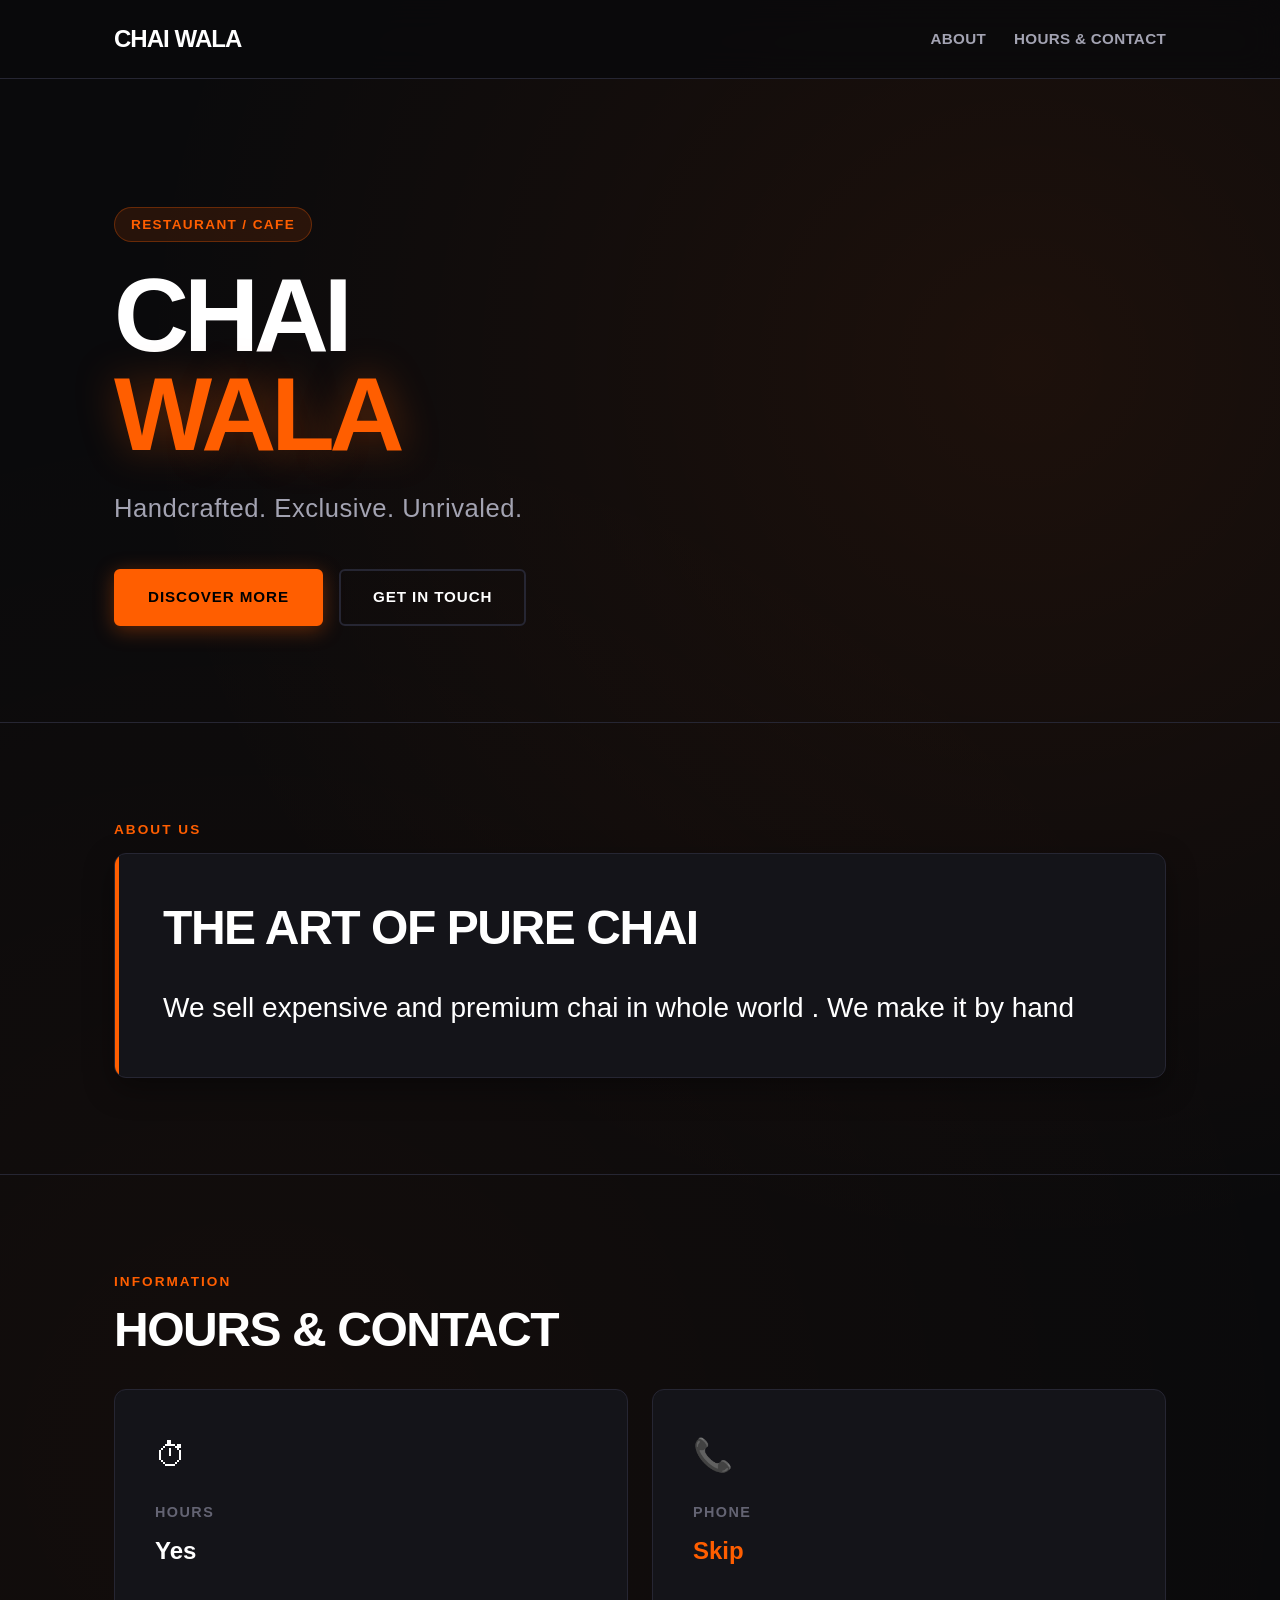
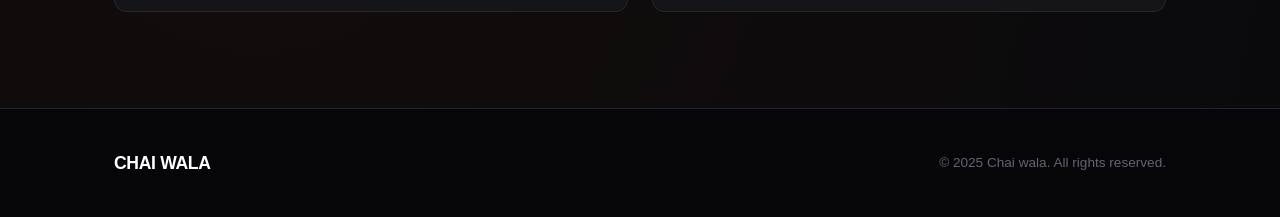
<file: generated_output/chai-wala/index.html>
<!DOCTYPE html>
<html lang="en">
<head>
  <meta charset="UTF-8">
  <meta name="viewport" content="width=device-width, initial-scale=1.0">
  <title>Chai wala | Premium Handcrafted Chai</title>
  <meta name="description" content="We sell expensive and premium chai in whole world . We make it by hand.">
  <link rel="stylesheet" href="style.css">
</head>
<body>

  <!-- Header -->
  <header class="site-header">
    <div class="container header-container">
      <a href="#" class="brand-logo">Chai wala</a>
      <nav class="site-nav">
        <ul>
          <li><a href="#about">About</a></li>
          <li><a href="#contact">Hours &amp; Contact</a></li>
        </ul>
      </nav>
    </div>
  </header>

  <main>
    <!-- Hero Section -->
    <section class="hero-section">
      <div class="container hero-content">
        <span class="category-badge">Restaurant / Cafe</span>
        <h1 class="hero-title">Chai<br><span class="accent-text">wala</span></h1>
        <p class="hero-lead">Handcrafted. Exclusive. Unrivaled.</p>
        <div class="hero-actions">
          <a href="#about" class="btn btn-primary">Discover More</a>
          <a href="#contact" class="btn btn-secondary">Get In Touch</a>
        </div>
      </div>
    </section>

    <!-- About Section -->
    <section id="about" class="section about-section">
      <div class="container">
        <div class="section-label">About Us</div>
        <div class="about-card">
          <h2 class="section-title">The Art of Pure Chai</h2>
          <p class="about-text">We sell expensive and premium chai in whole world . We make it by hand</p>
        </div>
      </div>
    </section>

    <!-- Hours & Contact Section -->
    <section id="contact" class="section contact-section">
      <div class="container">
        <div class="section-label">Information</div>
        <h2 class="section-title">Hours &amp; Contact</h2>
        
        <div class="contact-grid">
          <div class="contact-card">
            <div class="card-icon" aria-hidden="true">⏱</div>
            <h3 class="card-title">Hours</h3>
            <p class="card-value">Yes</p>
          </div>

          <div class="contact-card">
            <div class="card-icon" aria-hidden="true">📞</div>
            <h3 class="card-title">Phone</h3>
            <p class="card-value">
              <a href="tel:Skip" class="contact-link">Skip</a>
            </p>
          </div>
        </div>
      </div>
    </section>
  </main>

  <!-- Footer -->
  <footer class="site-footer">
    <div class="container footer-container">
      <div class="footer-brand">Chai wala</div>
      <p class="footer-copy">&copy; 2025 Chai wala. All rights reserved.</p>
    </div>
  </footer>

</body>
</html>
</file>
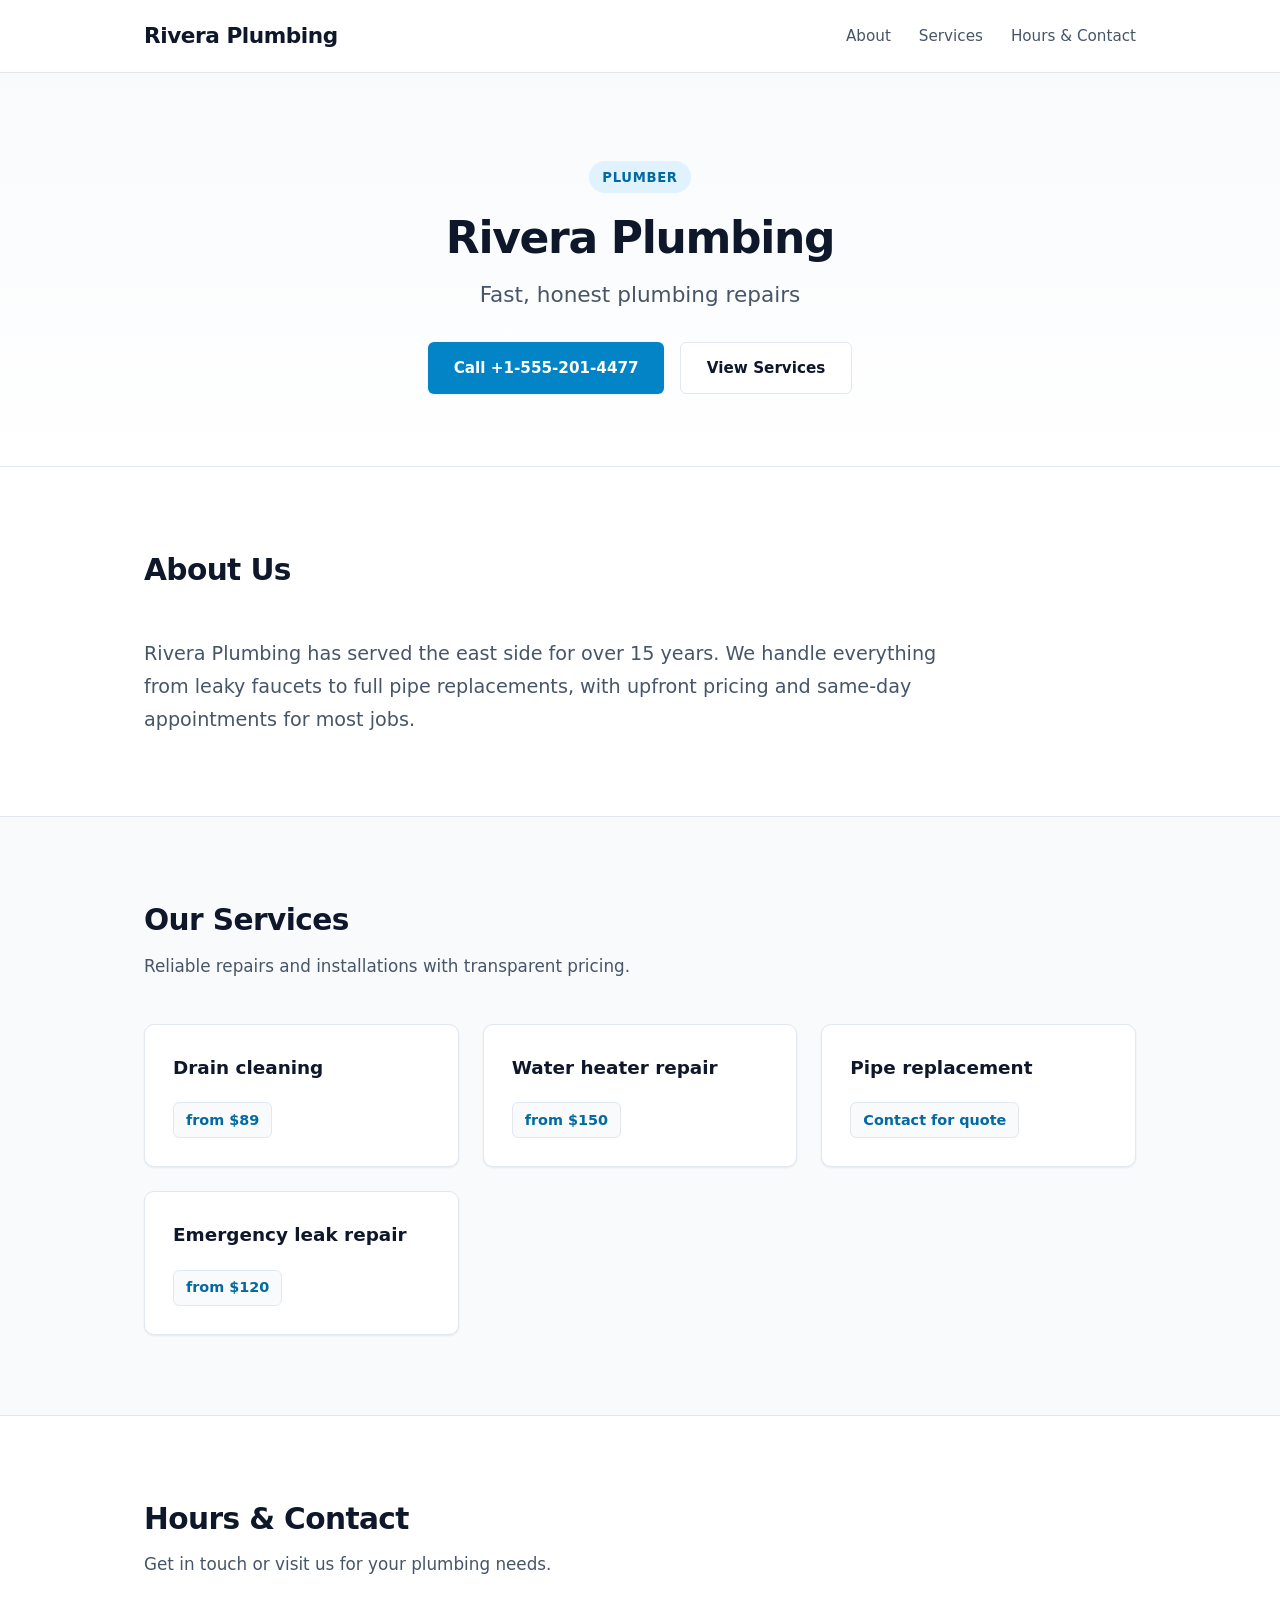
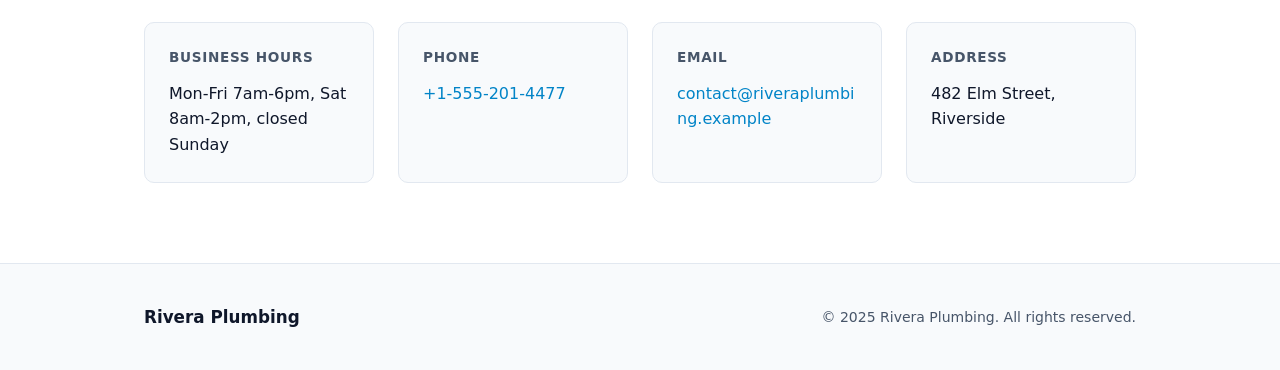
<file: generated_output/plumber/index.html>
<!DOCTYPE html>
<html lang="en">
<head>
  <meta charset="UTF-8">
  <meta name="viewport" content="width=device-width, initial-scale=1.0">
  <title>Rivera Plumbing | Fast, honest plumbing repairs</title>
  <meta name="description" content="Rivera Plumbing provides fast, honest plumbing repairs. Serving the east side for over 15 years with drain cleaning, water heater repair, pipe replacement, and emergency leak repairs.">
  <link rel="stylesheet" href="style.css">
</head>
<body>

  <!-- Header -->
  <header class="site-header">
    <div class="container header-inner">
      <a href="#" class="brand">Rivera Plumbing</a>
      <nav class="site-nav" aria-label="Main Navigation">
        <ul>
          <li><a href="#about">About</a></li>
          <li><a href="#services">Services</a></li>
          <li><a href="#contact">Hours &amp; Contact</a></li>
        </ul>
      </nav>
    </div>
  </header>

  <main>
    <!-- Hero Section -->
    <section class="hero">
      <div class="container hero-content">
        <span class="category-badge">Plumber</span>
        <h1 class="hero-title">Rivera Plumbing</h1>
        <p class="hero-tagline">Fast, honest plumbing repairs</p>
        <div class="hero-actions">
          <a href="tel:+15552014477" class="btn btn-primary">Call +1-555-201-4477</a>
          <a href="#services" class="btn btn-secondary">View Services</a>
        </div>
      </div>
    </section>

    <!-- About Section -->
    <section id="about" class="section about-section">
      <div class="container">
        <div class="section-header">
          <h2 class="section-title">About Us</h2>
        </div>
        <div class="about-content">
          <p class="about-text">
            Rivera Plumbing has served the east side for over 15 years. We handle everything from leaky faucets to full pipe replacements, with upfront pricing and same-day appointments for most jobs.
          </p>
        </div>
      </div>
    </section>

    <!-- Services Section -->
    <section id="services" class="section services-section">
      <div class="container">
        <div class="section-header">
          <h2 class="section-title">Our Services</h2>
          <p class="section-subtitle">Reliable repairs and installations with transparent pricing.</p>
        </div>
        <div class="services-grid">
          <article class="service-card">
            <h3 class="service-name">Drain cleaning</h3>
            <span class="service-price">from $89</span>
          </article>
          <article class="service-card">
            <h3 class="service-name">Water heater repair</h3>
            <span class="service-price">from $150</span>
          </article>
          <article class="service-card">
            <h3 class="service-name">Pipe replacement</h3>
            <span class="service-price">Contact for quote</span>
          </article>
          <article class="service-card">
            <h3 class="service-name">Emergency leak repair</h3>
            <span class="service-price">from $120</span>
          </article>
        </div>
      </div>
    </section>

    <!-- Hours & Contact Section -->
    <section id="contact" class="section contact-section">
      <div class="container">
        <div class="section-header">
          <h2 class="section-title">Hours &amp; Contact</h2>
          <p class="section-subtitle">Get in touch or visit us for your plumbing needs.</p>
        </div>
        <div class="contact-grid">
          <div class="contact-card">
            <h3 class="contact-card-title">Business Hours</h3>
            <p class="contact-info-text">Mon-Fri 7am-6pm, Sat 8am-2pm, closed Sunday</p>
          </div>
          <div class="contact-card">
            <h3 class="contact-card-title">Phone</h3>
            <p><a href="tel:+15552014477" class="contact-link">+1-555-201-4477</a></p>
          </div>
          <div class="contact-card">
            <h3 class="contact-card-title">Email</h3>
            <p><a href="mailto:contact@riveraplumbing.example" class="contact-link">contact@riveraplumbing.example</a></p>
          </div>
          <div class="contact-card">
            <h3 class="contact-card-title">Address</h3>
            <p class="contact-info-text">482 Elm Street, Riverside</p>
          </div>
        </div>
      </div>
    </section>
  </main>

  <!-- Footer -->
  <footer class="site-footer">
    <div class="container footer-inner">
      <p class="footer-brand">Rivera Plumbing</p>
      <p class="footer-copy">&copy; 2025 Rivera Plumbing. All rights reserved.</p>
    </div>
  </footer>

</body>
</html>
</file>
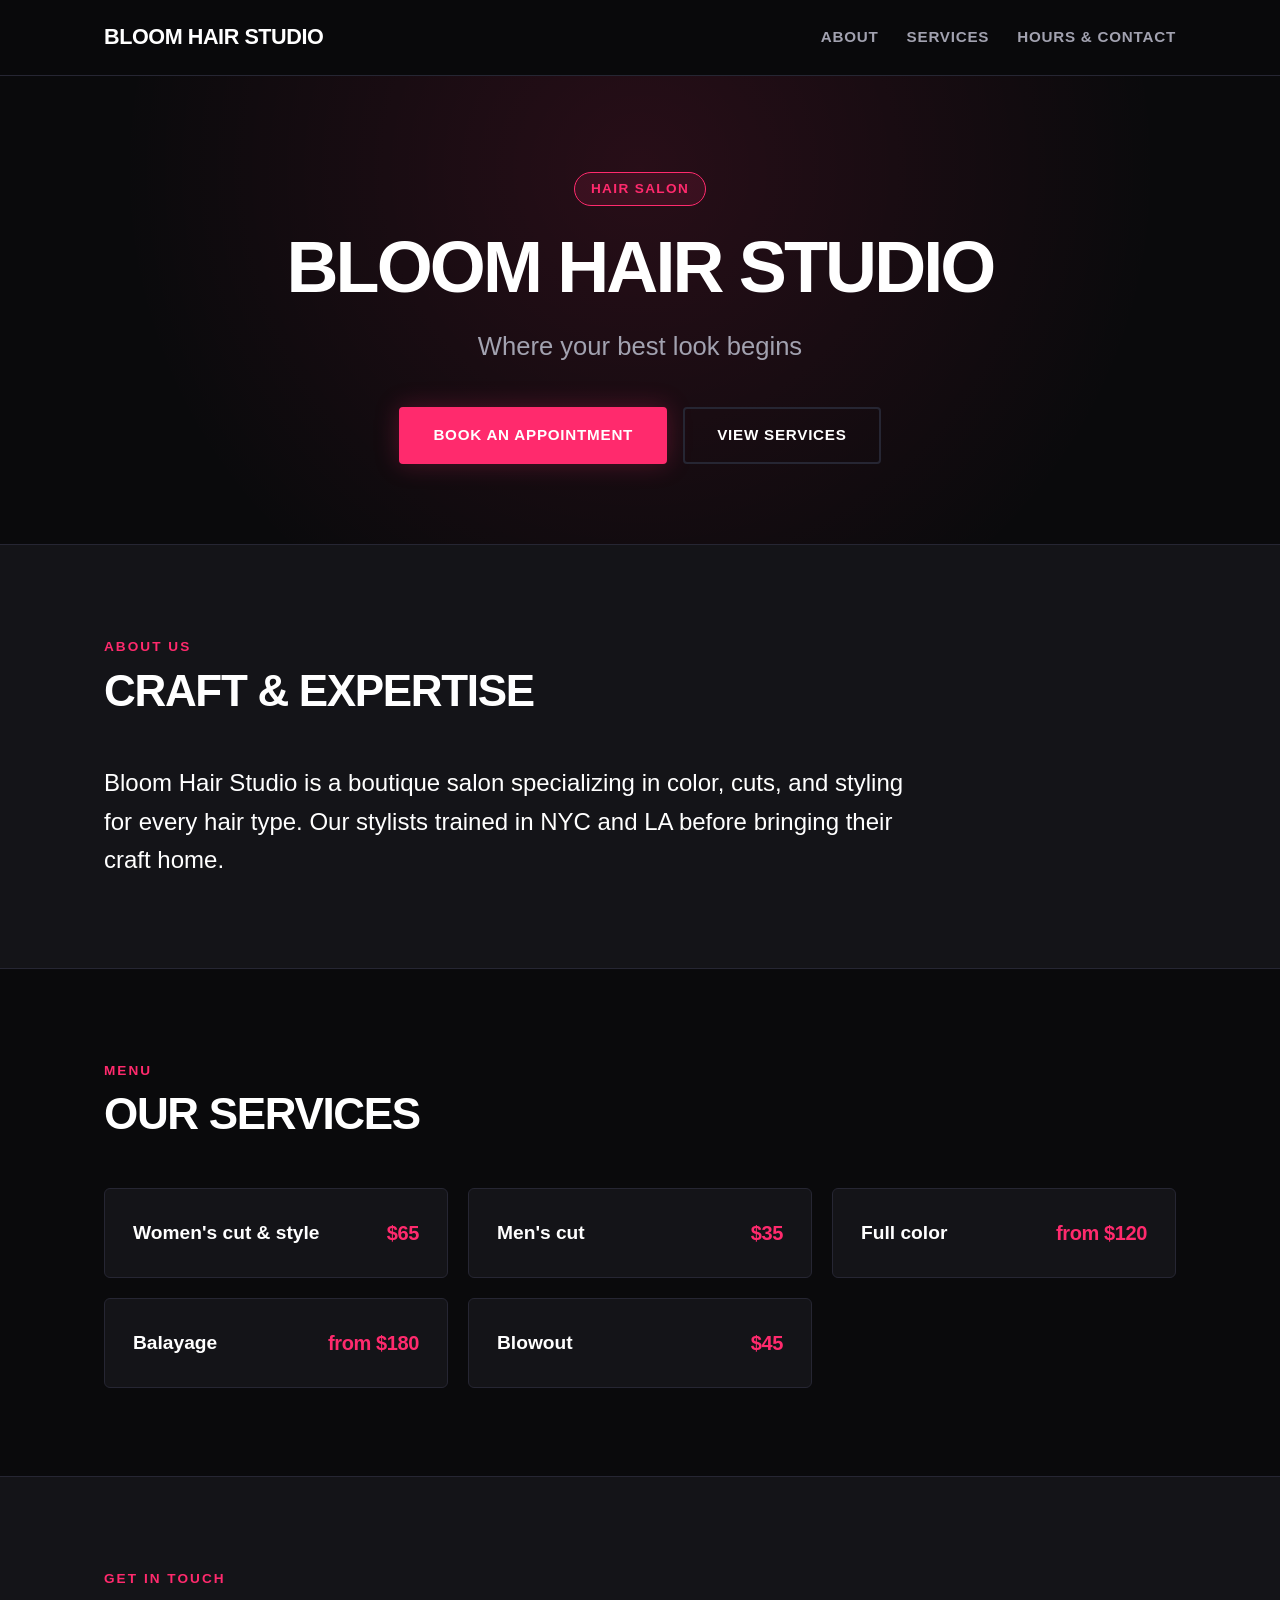
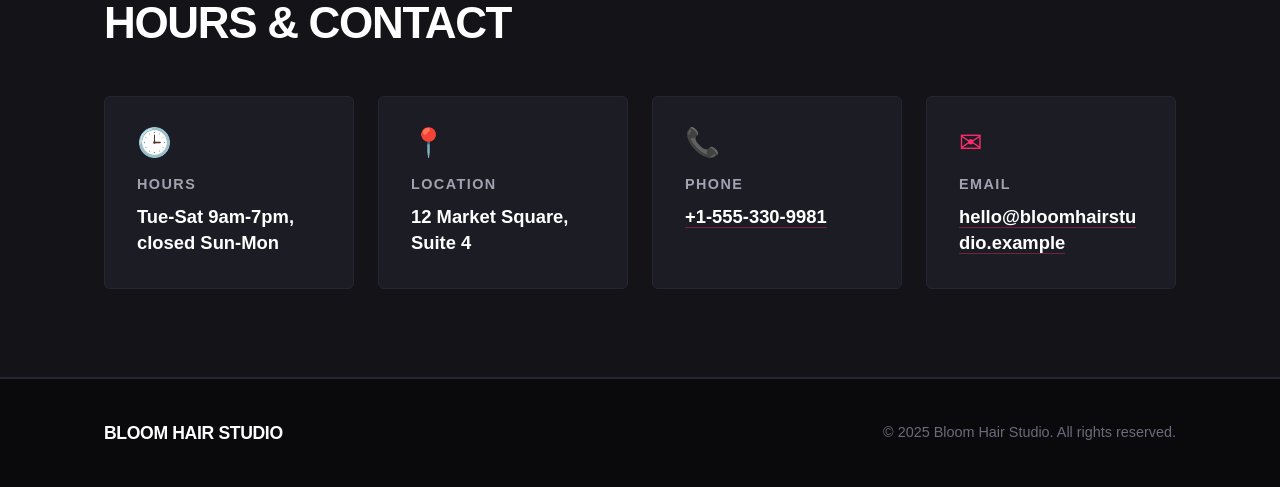
<file: generated_output/salon/index.html>
<!DOCTYPE html>
<html lang="en">
<head>
  <meta charset="UTF-8">
  <meta name="viewport" content="width=device-width, initial-scale=1.0">
  <title>Bloom Hair Studio — Hair Salon</title>
  <meta name="description" content="Bloom Hair Studio is a boutique salon specializing in color, cuts, and styling for every hair type. Where your best look begins.">
  <link rel="stylesheet" href="style.css">
</head>
<body>

  <!-- Header -->
  <header class="header">
    <div class="container header-container">
      <a href="#" class="brand-name">Bloom Hair Studio</a>
      <nav class="nav" aria-label="Main Navigation">
        <ul class="nav-list">
          <li><a href="#about" class="nav-link">About</a></li>
          <li><a href="#services" class="nav-link">Services</a></li>
          <li><a href="#contact" class="nav-link">Hours &amp; Contact</a></li>
        </ul>
      </nav>
    </div>
  </header>

  <main>
    <!-- Hero Section -->
    <section class="hero">
      <div class="container hero-container">
        <div class="hero-badge">Hair Salon</div>
        <h1 class="hero-title">Bloom Hair Studio</h1>
        <p class="hero-tagline">Where your best look begins</p>
        <div class="hero-actions">
          <a href="#contact" class="btn btn-primary">Book an Appointment</a>
          <a href="#services" class="btn btn-secondary">View Services</a>
        </div>
      </div>
    </section>

    <!-- About Section -->
    <section id="about" class="section about-section">
      <div class="container">
        <div class="section-header">
          <span class="section-label">About Us</span>
          <h2 class="section-title">Craft &amp; Expertise</h2>
        </div>
        <div class="about-content">
          <p class="about-text">
            Bloom Hair Studio is a boutique salon specializing in color, cuts, and styling for every hair type. Our stylists trained in NYC and LA before bringing their craft home.
          </p>
        </div>
      </div>
    </section>

    <!-- Services Section -->
    <section id="services" class="section services-section">
      <div class="container">
        <div class="section-header">
          <span class="section-label">Menu</span>
          <h2 class="section-title">Our Services</h2>
        </div>
        <div class="services-grid">
          <div class="service-card">
            <div class="service-details">
              <h3 class="service-name">Women's cut &amp; style</h3>
            </div>
            <div class="service-price">$65</div>
          </div>

          <div class="service-card">
            <div class="service-details">
              <h3 class="service-name">Men's cut</h3>
            </div>
            <div class="service-price">$35</div>
          </div>

          <div class="service-card">
            <div class="service-details">
              <h3 class="service-name">Full color</h3>
            </div>
            <div class="service-price">from $120</div>
          </div>

          <div class="service-card">
            <div class="service-details">
              <h3 class="service-name">Balayage</h3>
            </div>
            <div class="service-price">from $180</div>
          </div>

          <div class="service-card">
            <div class="service-details">
              <h3 class="service-name">Blowout</h3>
            </div>
            <div class="service-price">$45</div>
          </div>
        </div>
      </div>
    </section>

    <!-- Hours & Contact Section -->
    <section id="contact" class="section contact-section">
      <div class="container">
        <div class="section-header">
          <span class="section-label">Get in Touch</span>
          <h2 class="section-title">Hours &amp; Contact</h2>
        </div>

        <div class="contact-grid">
          <div class="contact-card">
            <div class="contact-icon" aria-hidden="true">&#x1F552;</div>
            <h3 class="contact-card-title">Hours</h3>
            <p class="contact-info">Tue-Sat 9am-7pm, closed Sun-Mon</p>
          </div>

          <div class="contact-card">
            <div class="contact-icon" aria-hidden="true">&#x1F4CD;</div>
            <h3 class="contact-card-title">Location</h3>
            <p class="contact-info">12 Market Square, Suite 4</p>
          </div>

          <div class="contact-card">
            <div class="contact-icon" aria-hidden="true">&#x1F4DE;</div>
            <h3 class="contact-card-title">Phone</h3>
            <p class="contact-info">
              <a href="tel:+1-555-330-9981" class="contact-link">+1-555-330-9981</a>
            </p>
          </div>

          <div class="contact-card">
            <div class="contact-icon" aria-hidden="true">&#x2709;</div>
            <h3 class="contact-card-title">Email</h3>
            <p class="contact-info">
              <a href="mailto:hello@bloomhairstudio.example" class="contact-link">hello@bloomhairstudio.example</a>
            </p>
          </div>
        </div>
      </div>
    </section>
  </main>

  <!-- Footer -->
  <footer class="footer">
    <div class="container footer-container">
      <div class="footer-brand">Bloom Hair Studio</div>
      <p class="footer-copy">&copy; 2025 Bloom Hair Studio. All rights reserved.</p>
    </div>
  </footer>

</body>
</html>
</file>
<file: generated_output/chai-wala/style.css>
/* Modern CSS Reset & Box Sizing */
*, *::before, *::after {
  box-sizing: border-box;
  margin: 0;
  padding: 0;
}

:root {
  --bg-primary: #0a0a0c;
  --bg-surface: #141419;
  --bg-surface-hover: #1c1c24;
  --accent: #ff5e00;
  --accent-glow: rgba(255, 94, 0, 0.35);
  --accent-light: #ff7d33;
  --text-primary: #ffffff;
  --text-secondary: #a3a3b2;
  --text-muted: #646473;
  --border-color: #262633;
  --font-stack: -apple-system, BlinkMacSystemFont, "Segoe UI", Roboto, Oxygen-Sans, Ubuntu, Cantarell, "Helvetica Neue", sans-serif;
}

html {
  scroll-behavior: smooth;
  background-color: var(--bg-primary);
  color: var(--text-primary);
  font-family: var(--font-stack);
  line-height: 1.6;
}

body {
  min-height: 100vh;
  display: flex;
  flex-direction: column;
  background: radial-gradient(circle at 80% 20%, rgba(255, 94, 0, 0.08) 0%, transparent 50%),
              radial-gradient(circle at 20% 80%, rgba(255, 94, 0, 0.04) 0%, transparent 60%),
              var(--bg-primary);
  overflow-x: hidden;
}

/* Layout Container */
.container {
  width: 100%;
  max-width: 1100px;
  margin: 0 auto;
  padding: 0 1.5rem;
}

/* Header & Nav */
.site-header {
  position: sticky;
  top: 0;
  z-index: 100;
  background-color: rgba(10, 10, 12, 0.85);
  backdrop-filter: blur(16px);
  -webkit-backdrop-filter: blur(16px);
  border-bottom: 1px solid var(--border-color);
  padding: 1.25rem 0;
}

.header-container {
  display: flex;
  justify-content: space-between;
  align-items: center;
}

.brand-logo {
  font-size: 1.5rem;
  font-weight: 900;
  letter-spacing: -0.04em;
  text-transform: uppercase;
  color: var(--text-primary);
  text-decoration: none;
  display: inline-flex;
  align-items: center;
  gap: 0.5rem;
  transition: color 0.2s ease;
}

.brand-logo:hover {
  color: var(--accent);
}

.site-nav ul {
  display: flex;
  list-style: none;
  gap: 1.75rem;
}

.site-nav a {
  color: var(--text-secondary);
  text-decoration: none;
  font-size: 0.95rem;
  font-weight: 600;
  letter-spacing: 0.02em;
  text-transform: uppercase;
  transition: color 0.2s ease;
}

.site-nav a:hover,
.site-nav a:focus {
  color: var(--accent);
}

/* Hero Section */
.hero-section {
  padding: 8rem 0 6rem;
  display: flex;
  align-items: center;
  position: relative;
}

.hero-content {
  display: flex;
  flex-direction: column;
  align-items: flex-start;
}

.category-badge {
  display: inline-block;
  background-color: rgba(255, 94, 0, 0.12);
  color: var(--accent);
  border: 1px solid rgba(255, 94, 0, 0.3);
  padding: 0.35rem 1rem;
  border-radius: 9999px;
  font-size: 0.85rem;
  font-weight: 700;
  text-transform: uppercase;
  letter-spacing: 0.1em;
  margin-bottom: 1.5rem;
}

.hero-title {
  font-size: clamp(3.5rem, 9vw, 6.5rem);
  font-weight: 900;
  line-height: 0.95;
  letter-spacing: -0.05em;
  text-transform: uppercase;
  margin-bottom: 1.5rem;
  color: var(--text-primary);
}

.accent-text {
  color: var(--accent);
  text-shadow: 0 0 40px var(--accent-glow);
}

.hero-lead {
  font-size: clamp(1.2rem, 3vw, 1.6rem);
  color: var(--text-secondary);
  font-weight: 400;
  letter-spacing: 0.02em;
  max-width: 600px;
  margin-bottom: 2.5rem;
}

.hero-actions {
  display: flex;
  gap: 1rem;
  flex-wrap: wrap;
}

/* Buttons */
.btn {
  display: inline-flex;
  align-items: center;
  justify-content: center;
  padding: 0.9rem 2rem;
  font-size: 0.95rem;
  font-weight: 700;
  text-decoration: none;
  text-transform: uppercase;
  letter-spacing: 0.06em;
  border-radius: 6px;
  transition: all 0.25s cubic-bezier(0.16, 1, 0.3, 1);
  cursor: pointer;
}

.btn-primary {
  background-color: var(--accent);
  color: #000000;
  box-shadow: 0 4px 20px var(--accent-glow);
  border: 2px solid var(--accent);
}

.btn-primary:hover {
  background-color: var(--accent-light);
  border-color: var(--accent-light);
  transform: translateY(-2px);
  box-shadow: 0 6px 28px rgba(255, 94, 0, 0.5);
}

.btn-secondary {
  background-color: transparent;
  color: var(--text-primary);
  border: 2px solid var(--border-color);
}

.btn-secondary:hover {
  border-color: var(--text-primary);
  background-color: var(--bg-surface);
  transform: translateY(-2px);
}

/* Shared Section Styling */
.section {
  padding: 6rem 0;
  border-top: 1px solid var(--border-color);
}

.section-label {
  color: var(--accent);
  font-size: 0.85rem;
  font-weight: 800;
  text-transform: uppercase;
  letter-spacing: 0.15em;
  margin-bottom: 0.75rem;
}

.section-title {
  font-size: clamp(2rem, 5vw, 3rem);
  font-weight: 800;
  letter-spacing: -0.03em;
  text-transform: uppercase;
  margin-bottom: 2rem;
  line-height: 1.1;
}

/* About Section */
.about-card {
  background: var(--bg-surface);
  border: 1px solid var(--border-color);
  border-radius: 12px;
  padding: 3rem;
  position: relative;
  overflow: hidden;
  box-shadow: 0 10px 30px rgba(0, 0, 0, 0.4);
}

.about-card::before {
  content: "";
  position: absolute;
  top: 0;
  left: 0;
  width: 4px;
  height: 100%;
  background-color: var(--accent);
}

.about-text {
  font-size: clamp(1.2rem, 2.5vw, 1.75rem);
  line-height: 1.5;
  color: var(--text-primary);
  font-weight: 400;
}

/* Contact & Hours Section */
.contact-grid {
  display: grid;
  grid-template-columns: repeat(auto-fit, minmax(280px, 1fr));
  gap: 1.5rem;
}

.contact-card {
  background-color: var(--bg-surface);
  border: 1px solid var(--border-color);
  border-radius: 12px;
  padding: 2.5rem;
  transition: transform 0.2s ease, border-color 0.2s ease, background-color 0.2s ease;
}

.contact-card:hover {
  transform: translateY(-4px);
  border-color: var(--accent);
  background-color: var(--bg-surface-hover);
}

.card-icon {
  font-size: 2rem;
  margin-bottom: 1.25rem;
}

.card-title {
  font-size: 0.9rem;
  text-transform: uppercase;
  letter-spacing: 0.1em;
  color: var(--text-muted);
  font-weight: 700;
  margin-bottom: 0.5rem;
}

.card-value {
  font-size: 1.5rem;
  font-weight: 700;
  color: var(--text-primary);
}

.contact-link {
  color: var(--accent);
  text-decoration: none;
  transition: color 0.2s ease, text-decoration 0.2s ease;
}

.contact-link:hover,
.contact-link:focus {
  color: var(--accent-light);
  text-decoration: underline;
}

/* Footer */
.site-footer {
  margin-top: auto;
  background-color: #060608;
  border-top: 1px solid var(--border-color);
  padding: 2.5rem 0;
}

.footer-container {
  display: flex;
  flex-direction: column;
  align-items: center;
  justify-content: space-between;
  gap: 1rem;
  text-align: center;
}

@media (min-width: 640px) {
  .footer-container {
    flex-direction: row;
    text-align: left;
  }
}

.footer-brand {
  font-size: 1.1rem;
  font-weight: 800;
  text-transform: uppercase;
  letter-spacing: -0.02em;
  color: var(--text-primary);
}

.footer-copy {
  font-size: 0.85rem;
  color: var(--text-muted);
}
</file>
<file: generated_output/plumber/style.css>
/* Base & Reset */
*, *::before, *::after {
  box-sizing: border-box;
  margin: 0;
  padding: 0;
}

:root {
  --color-primary: #0284c7;
  --color-primary-dark: #0369a1;
  --color-primary-light: #e0f2fe;
  --color-text-main: #0f172a;
  --color-text-muted: #475569;
  --color-bg-main: #ffffff;
  --color-bg-subtle: #f8fafc;
  --color-border: #e2e8f0;
  --color-card-bg: #ffffff;
  --font-stack: system-ui, -apple-system, BlinkMacSystemFont, 'Segoe UI', Roboto, Helvetica, Arial, sans-serif;
  --max-width: 1040px;
  --radius-sm: 6px;
  --radius-md: 10px;
  --radius-lg: 14px;
  --shadow-sm: 0 1px 3px rgba(0, 0, 0, 0.05), 0 1px 2px rgba(0, 0, 0, 0.03);
  --shadow-md: 0 4px 6px -1px rgba(0, 0, 0, 0.05), 0 2px 4px -2px rgba(0, 0, 0, 0.05);
  --transition: all 0.2s ease-in-out;
}

html {
  scroll-behavior: smooth;
}

body {
  font-family: var(--font-stack);
  color: var(--color-text-main);
  background-color: var(--color-bg-main);
  line-height: 1.6;
  -webkit-font-smoothing: antialiased;
}

/* Layout Container */
.container {
  width: 100%;
  max-width: var(--max-width);
  margin-left: auto;
  margin-right: auto;
  padding-left: 1.5rem;
  padding-right: 1.5rem;
}

/* Typography & Links */
a {
  color: var(--color-primary);
  text-decoration: none;
  transition: var(--transition);
}

a:hover {
  color: var(--color-primary-dark);
}

/* Header */
.site-header {
  position: sticky;
  top: 0;
  z-index: 100;
  background-color: rgba(255, 255, 255, 0.95);
  backdrop-filter: blur(8px);
  border-bottom: 1px solid var(--color-border);
}

.header-inner {
  display: flex;
  justify-content: space-between;
  align-items: center;
  height: 4.5rem;
}

.brand {
  font-size: 1.35rem;
  font-weight: 700;
  letter-spacing: -0.02em;
  color: var(--color-text-main);
}

.brand:hover {
  color: var(--color-primary);
}

.site-nav ul {
  display: flex;
  gap: 1.75rem;
  list-style: none;
}

.site-nav a {
  font-size: 0.95rem;
  font-weight: 500;
  color: var(--color-text-muted);
}

.site-nav a:hover {
  color: var(--color-primary);
}

/* Hero Section */
.hero {
  background: linear-gradient(180deg, var(--color-bg-subtle) 0%, var(--color-bg-main) 100%);
  padding: 5.5rem 0 4.5rem;
  border-bottom: 1px solid var(--color-border);
}

.hero-content {
  text-align: center;
  max-width: 720px;
}

.category-badge {
  display: inline-block;
  padding: 0.35rem 0.85rem;
  background-color: var(--color-primary-light);
  color: var(--color-primary-dark);
  font-size: 0.825rem;
  font-weight: 600;
  letter-spacing: 0.05em;
  text-transform: uppercase;
  border-radius: 9999px;
  margin-bottom: 1.25rem;
}

.hero-title {
  font-size: 2.75rem;
  font-weight: 800;
  line-height: 1.15;
  letter-spacing: -0.03em;
  color: var(--color-text-main);
  margin-bottom: 1rem;
}

.hero-tagline {
  font-size: 1.35rem;
  color: var(--color-text-muted);
  line-height: 1.4;
  margin-bottom: 2rem;
}

.hero-actions {
  display: flex;
  justify-content: center;
  gap: 1rem;
  flex-wrap: wrap;
}

.btn {
  display: inline-flex;
  align-items: center;
  justify-content: center;
  padding: 0.8rem 1.6rem;
  font-size: 0.95rem;
  font-weight: 600;
  border-radius: var(--radius-sm);
  transition: var(--transition);
}

.btn-primary {
  background-color: var(--color-primary);
  color: #ffffff;
  box-shadow: var(--shadow-sm);
}

.btn-primary:hover {
  background-color: var(--color-primary-dark);
  color: #ffffff;
}

.btn-secondary {
  background-color: #ffffff;
  color: var(--color-text-main);
  border: 1px solid var(--color-border);
}

.btn-secondary:hover {
  background-color: var(--color-bg-subtle);
  border-color: #cbd5e1;
  color: var(--color-text-main);
}

/* Sections Shared */
.section {
  padding: 5rem 0;
}

.section-header {
  margin-bottom: 2.75rem;
}

.section-title {
  font-size: 1.85rem;
  font-weight: 700;
  letter-spacing: -0.02em;
  color: var(--color-text-main);
  margin-bottom: 0.5rem;
}

.section-subtitle {
  font-size: 1.05rem;
  color: var(--color-text-muted);
}

/* About Section */
.about-section {
  background-color: var(--color-bg-main);
  border-bottom: 1px solid var(--color-border);
}

.about-content {
  max-width: 800px;
}

.about-text {
  font-size: 1.2rem;
  line-height: 1.7;
  color: var(--color-text-muted);
}

/* Services Section */
.services-section {
  background-color: var(--color-bg-subtle);
  border-bottom: 1px solid var(--color-border);
}

.services-grid {
  display: grid;
  grid-template-columns: repeat(auto-fit, minmax(240px, 1fr));
  gap: 1.5rem;
}

.service-card {
  background-color: var(--color-card-bg);
  border: 1px solid var(--color-border);
  border-radius: var(--radius-md);
  padding: 1.75rem;
  display: flex;
  flex-direction: column;
  justify-content: space-between;
  box-shadow: var(--shadow-sm);
  transition: var(--transition);
}

.service-card:hover {
  border-color: #cbd5e1;
  box-shadow: var(--shadow-md);
  transform: translateY(-2px);
}

.service-name {
  font-size: 1.15rem;
  font-weight: 600;
  color: var(--color-text-main);
  margin-bottom: 1.25rem;
}

.service-price {
  align-self: flex-start;
  display: inline-block;
  padding: 0.35rem 0.75rem;
  background-color: var(--color-bg-subtle);
  color: var(--color-primary-dark);
  font-size: 0.9rem;
  font-weight: 600;
  border-radius: var(--radius-sm);
  border: 1px solid var(--color-border);
}

/* Contact & Hours Section */
.contact-section {
  background-color: var(--color-bg-main);
}

.contact-grid {
  display: grid;
  grid-template-columns: repeat(auto-fit, minmax(230px, 1fr));
  gap: 1.5rem;
}

.contact-card {
  background-color: var(--color-bg-subtle);
  border: 1px solid var(--color-border);
  border-radius: var(--radius-md);
  padding: 1.5rem;
}

.contact-card-title {
  font-size: 0.85rem;
  font-weight: 600;
  text-transform: uppercase;
  letter-spacing: 0.05em;
  color: var(--color-text-muted);
  margin-bottom: 0.75rem;
}

.contact-info-text,
.contact-link {
  font-size: 1rem;
  font-weight: 500;
  color: var(--color-text-main);
  word-break: break-word;
}

.contact-link {
  color: var(--color-primary);
}

.contact-link:hover {
  color: var(--color-primary-dark);
  text-decoration: underline;
}

/* Footer */
.site-footer {
  background-color: var(--color-bg-subtle);
  border-top: 1px solid var(--color-border);
  padding: 2.5rem 0;
}

.footer-inner {
  display: flex;
  flex-direction: column;
  align-items: center;
  justify-content: space-between;
  gap: 1rem;
  text-align: center;
}

.footer-brand {
  font-weight: 700;
  font-size: 1.05rem;
  color: var(--color-text-main);
}

.footer-copy {
  font-size: 0.875rem;
  color: var(--color-text-muted);
}

@media (min-width: 640px) {
  .footer-inner {
    flex-direction: row;
    text-align: left;
  }
}

/* Responsive Styles */
@media (max-width: 640px) {
  .header-inner {
    flex-direction: column;
    height: auto;
    padding-top: 1rem;
    padding-bottom: 1rem;
    gap: 0.75rem;
  }

  .site-nav ul {
    gap: 1.25rem;
  }

  .hero {
    padding: 3.5rem 0 3rem;
  }

  .hero-title {
    font-size: 2.15rem;
  }

  .hero-tagline {
    font-size: 1.15rem;
  }

  .section {
    padding: 3.5rem 0;
  }

  .about-text {
    font-size: 1.05rem;
  }
}
</file>
<file: generated_output/salon/style.css>
/* Reset and Base Styles */
*, *::before, *::after {
  box-sizing: border-box;
  margin: 0;
  padding: 0;
}

:root {
  --bg-primary: #0a0a0c;
  --bg-surface: #141418;
  --bg-surface-elevated: #1c1c24;
  --accent: #ff2a6d;
  --accent-hover: #ff0055;
  --accent-glow: rgba(255, 42, 109, 0.25);
  --text-primary: #ffffff;
  --text-secondary: #a2a2b0;
  --text-muted: #6b6b7b;
  --border-color: #262633;
  --border-active: #ff2a6d;
  --font-family: -apple-system, BlinkMacSystemFont, "Segoe UI", Roboto, Helvetica, Arial, sans-serif;
  --container-max: 1120px;
}

html {
  scroll-behavior: smooth;
  font-family: var(--font-family);
  background-color: var(--bg-primary);
  color: var(--text-primary);
  line-height: 1.6;
}

body {
  min-height: 100vh;
  display: flex;
  flex-direction: column;
}

.container {
  width: 100%;
  max-width: var(--container-max);
  margin-left: auto;
  margin-right: auto;
  padding-left: 1.5rem;
  padding-right: 1.5rem;
}

a {
  color: inherit;
  text-decoration: none;
  transition: color 0.2s ease;
}

/* Header */
.header {
  position: sticky;
  top: 0;
  z-index: 100;
  background-color: rgba(10, 10, 12, 0.92);
  backdrop-filter: blur(12px);
  -webkit-backdrop-filter: blur(12px);
  border-bottom: 1px solid var(--border-color);
  padding: 1.25rem 0;
}

.header-container {
  display: flex;
  justify-content: space-between;
  align-items: center;
  flex-wrap: wrap;
  gap: 1rem;
}

.brand-name {
  font-size: 1.35rem;
  font-weight: 900;
  letter-spacing: -0.02em;
  text-transform: uppercase;
  color: var(--text-primary);
  display: inline-block;
}

.brand-name:hover {
  color: var(--accent);
}

.nav-list {
  display: flex;
  list-style: none;
  gap: 1.75rem;
  align-items: center;
  flex-wrap: wrap;
}

.nav-link {
  font-size: 0.95rem;
  font-weight: 600;
  color: var(--text-secondary);
  text-transform: uppercase;
  letter-spacing: 0.05em;
  padding: 0.25rem 0;
  position: relative;
}

.nav-link:hover {
  color: var(--accent);
}

.nav-link::after {
  content: "";
  position: absolute;
  left: 0;
  bottom: 0;
  width: 0;
  height: 2px;
  background-color: var(--accent);
  transition: width 0.2s ease;
}

.nav-link:hover::after {
  width: 100%;
}

/* Hero Section */
.hero {
  padding: 6rem 0 5rem;
  background: radial-gradient(circle at 50% 20%, rgba(255, 42, 109, 0.12) 0%, rgba(10, 10, 12, 0) 70%);
  border-bottom: 1px solid var(--border-color);
  text-align: center;
}

.hero-container {
  display: flex;
  flex-direction: column;
  align-items: center;
}

.hero-badge {
  display: inline-block;
  background-color: rgba(255, 42, 109, 0.1);
  color: var(--accent);
  border: 1px solid var(--accent);
  padding: 0.35rem 1rem;
  border-radius: 9999px;
  font-size: 0.85rem;
  font-weight: 700;
  letter-spacing: 0.1em;
  text-transform: uppercase;
  margin-bottom: 1.5rem;
}

.hero-title {
  font-size: clamp(2.5rem, 7vw, 4.5rem);
  font-weight: 900;
  letter-spacing: -0.04em;
  line-height: 1.05;
  text-transform: uppercase;
  margin-bottom: 1.25rem;
  max-width: 900px;
}

.hero-tagline {
  font-size: clamp(1.2rem, 3vw, 1.6rem);
  color: var(--text-secondary);
  font-weight: 400;
  max-width: 650px;
  margin-bottom: 2.5rem;
}

.hero-actions {
  display: flex;
  gap: 1rem;
  flex-wrap: wrap;
  justify-content: center;
}

/* Buttons */
.btn {
  display: inline-flex;
  align-items: center;
  justify-content: center;
  padding: 0.9rem 2rem;
  font-size: 0.95rem;
  font-weight: 700;
  text-transform: uppercase;
  letter-spacing: 0.05em;
  border-radius: 4px;
  transition: all 0.2s ease;
  cursor: pointer;
}

.btn-primary {
  background-color: var(--accent);
  color: #ffffff;
  border: 2px solid var(--accent);
  box-shadow: 0 0 24px var(--accent-glow);
}

.btn-primary:hover {
  background-color: var(--accent-hover);
  border-color: var(--accent-hover);
  box-shadow: 0 0 32px rgba(255, 0, 85, 0.4);
  transform: translateY(-2px);
}

.btn-secondary {
  background-color: transparent;
  color: var(--text-primary);
  border: 2px solid var(--border-color);
}

.btn-secondary:hover {
  border-color: var(--text-primary);
  background-color: rgba(255, 255, 255, 0.05);
  transform: translateY(-2px);
}

/* General Section Styles */
.section {
  padding: 5.5rem 0;
  border-bottom: 1px solid var(--border-color);
}

.section-header {
  margin-bottom: 3rem;
}

.section-label {
  display: inline-block;
  color: var(--accent);
  font-size: 0.85rem;
  font-weight: 800;
  letter-spacing: 0.15em;
  text-transform: uppercase;
  margin-bottom: 0.5rem;
}

.section-title {
  font-size: clamp(2rem, 4vw, 2.75rem);
  font-weight: 900;
  letter-spacing: -0.03em;
  text-transform: uppercase;
  line-height: 1.15;
}

/* About Section */
.about-section {
  background-color: var(--bg-surface);
}

.about-content {
  max-width: 800px;
}

.about-text {
  font-size: clamp(1.2rem, 2.5vw, 1.5rem);
  line-height: 1.6;
  color: var(--text-primary);
  font-weight: 400;
}

/* Services Section */
.services-section {
  background-color: var(--bg-primary);
}

.services-grid {
  display: grid;
  grid-template-columns: repeat(auto-fill, minmax(320px, 1fr));
  gap: 1.25rem;
}

.service-card {
  background-color: var(--bg-surface);
  border: 1px solid var(--border-color);
  padding: 1.75rem;
  border-radius: 6px;
  display: flex;
  justify-content: space-between;
  align-items: center;
  gap: 1.5rem;
  transition: transform 0.2s ease, border-color 0.2s ease, box-shadow 0.2s ease;
}

.service-card:hover {
  transform: translateY(-3px);
  border-color: var(--accent);
  box-shadow: 0 8px 24px rgba(0, 0, 0, 0.4);
}

.service-name {
  font-size: 1.2rem;
  font-weight: 700;
  color: var(--text-primary);
}

.service-price {
  font-size: 1.25rem;
  font-weight: 900;
  color: var(--accent);
  white-space: nowrap;
  letter-spacing: -0.02em;
}

/* Hours & Contact Section */
.contact-section {
  background-color: var(--bg-surface);
}

.contact-grid {
  display: grid;
  grid-template-columns: repeat(auto-fit, minmax(240px, 1fr));
  gap: 1.5rem;
}

.contact-card {
  background-color: var(--bg-surface-elevated);
  border: 1px solid var(--border-color);
  padding: 2rem;
  border-radius: 6px;
  display: flex;
  flex-direction: column;
  align-items: flex-start;
  transition: border-color 0.2s ease;
}

.contact-card:hover {
  border-color: var(--accent);
}

.contact-icon {
  font-size: 1.75rem;
  margin-bottom: 1rem;
  color: var(--accent);
  line-height: 1;
}

.contact-card-title {
  font-size: 0.9rem;
  font-weight: 800;
  letter-spacing: 0.1em;
  text-transform: uppercase;
  color: var(--text-secondary);
  margin-bottom: 0.5rem;
}

.contact-info {
  font-size: 1.15rem;
  font-weight: 600;
  color: var(--text-primary);
  line-height: 1.4;
  word-break: break-word;
}

.contact-link {
  color: var(--text-primary);
  border-bottom: 1px solid rgba(255, 42, 109, 0.4);
}

.contact-link:hover {
  color: var(--accent);
  border-bottom-color: var(--accent);
}

/* Footer */
.footer {
  background-color: var(--bg-primary);
  padding: 2.5rem 0;
  border-top: 1px solid var(--border-color);
  margin-top: auto;
}

.footer-container {
  display: flex;
  justify-content: space-between;
  align-items: center;
  flex-wrap: wrap;
  gap: 1rem;
}

.footer-brand {
  font-size: 1.1rem;
  font-weight: 900;
  letter-spacing: -0.02em;
  text-transform: uppercase;
}

.footer-copy {
  color: var(--text-muted);
  font-size: 0.9rem;
}

/* Responsive Media Queries */
@media (max-width: 640px) {
  .header-container {
    flex-direction: column;
    align-items: flex-start;
  }

  .nav-list {
    gap: 1rem;
  }

  .hero {
    padding: 4rem 0 3.5rem;
    text-align: left;
  }

  .hero-container {
    align-items: flex-start;
  }

  .hero-actions {
    justify-content: flex-start;
    width: 100%;
    flex-direction: column;
  }

  .btn {
    width: 100%;
  }

  .section {
    padding: 4rem 0;
  }

  .services-grid {
    grid-template-columns: 1fr;
  }

  .footer-container {
    flex-direction: column;
    align-items: flex-start;
  }
}
</file>
